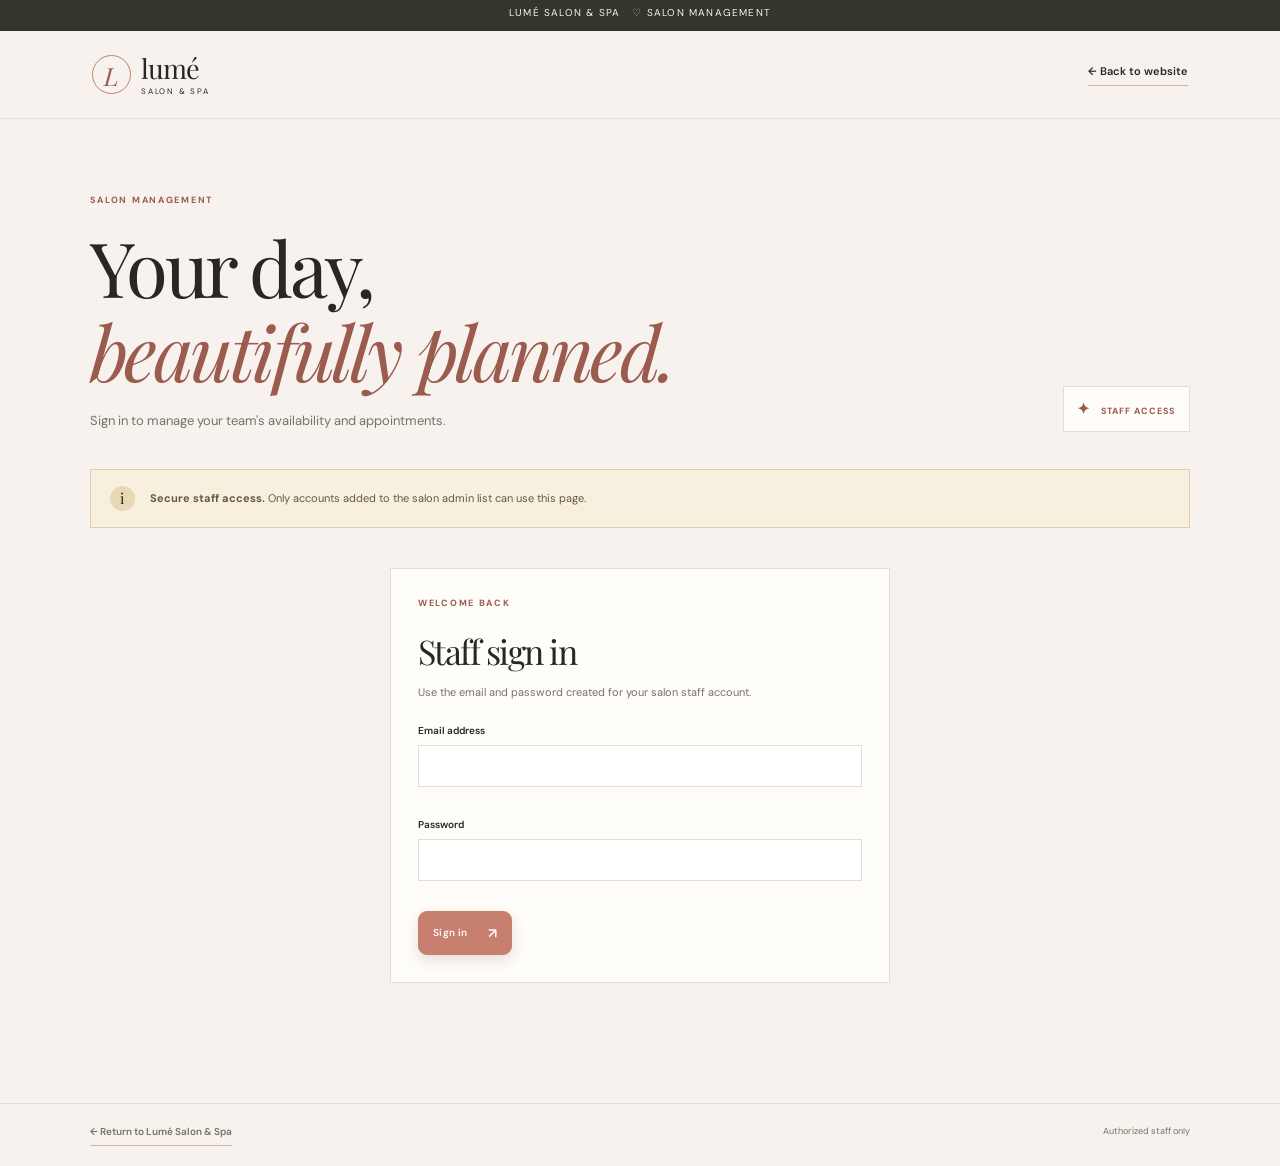
<file: lume_salon_website/admin-live.html>
<!DOCTYPE html>
<html lang="en">
<head>
  <meta charset="UTF-8">
  <meta name="viewport" content="width=device-width, initial-scale=1.0">
  <meta name="theme-color" content="#f7f2ed">
  <meta name="description" content="Secure Lumé Salon & Spa appointment and availability management.">
  <title>Salon Admin — Lumé Salon & Spa</title>
  <link rel="preconnect" href="https://fonts.googleapis.com">
  <link rel="preconnect" href="https://fonts.gstatic.com" crossorigin>
  <link href="https://fonts.googleapis.com/css2?family=DM+Sans:wght@400;500;600;700&family=Playfair+Display:wght@400;500;600;700&display=swap" rel="stylesheet">
  <link rel="stylesheet" href="css/styles.css">
  <link rel="stylesheet" href="css/admin.css">
  <link rel="stylesheet" href="css/admin-live.css">
  <script src="js/supabase-config.js" defer></script>
  <script src="js/admin-live.js" defer></script>
</head>
<body class="admin-page">
  <a class="skip-link" href="#main">Skip to content</a>
  <div class="announcement">Lumé salon & spa <span>♡</span> salon management</div>
  <header class="site-header admin-header">
    <a class="brand" href="index.html" aria-label="Lumé Salon and Spa home">
      <span class="brand-mark">L</span><span class="brand-name">lumé<span class="brand-sub">SALON & SPA</span></span>
    </a>
    <a class="text-link" href="index.html">← Back to website</a>
  </header>

  <main id="main" class="admin-main">
    <section class="admin-intro">
      <div>
        <p class="eyebrow">SALON MANAGEMENT</p>
        <h1>Your day,<br><em>beautifully planned.</em></h1>
        <p class="admin-lede">Sign in to manage your team's availability and appointments.</p>
      </div>
      <div class="demo-badge"><span aria-hidden="true">✦</span> STAFF ACCESS</div>
    </section>

    <aside class="demo-notice" aria-label="Setup notice">
      <span class="notice-icon" aria-hidden="true">i</span>
      <p id="setup-notice"><strong>Secure staff access.</strong> Only accounts added to the salon admin list can use this page.</p>
    </aside>

    <p class="admin-error" id="admin-error" role="alert" hidden></p>
    <p class="save-message" id="admin-message" role="status" aria-live="polite"></p>

    <section class="admin-card login-card" id="login-panel" aria-labelledby="login-heading">
      <p class="eyebrow">WELCOME BACK</p>
      <h2 id="login-heading">Staff sign in</h2>
      <p class="card-description">Use the email and password created for your salon staff account.</p>
      <form id="login-form" class="login-form">
        <div class="field"><label for="admin-email">Email address</label><input id="admin-email" name="email" type="email" autocomplete="username" required maxlength="254"></div>
        <div class="field"><label for="admin-password">Password</label><input id="admin-password" name="password" type="password" autocomplete="current-password" required maxlength="128"></div>
        <button class="button admin-primary" id="login-button" type="submit">Sign in <span aria-hidden="true">↗</span></button>
      </form>
    </section>

    <section id="dashboard-panel" hidden>
      <div class="admin-session-bar">
        <p>Signed in as <strong id="admin-user"></strong></p>
        <div><button class="reset-button" id="refresh-dashboard" type="button">Refresh</button><button class="reset-button" id="logout-button" type="button">Sign out</button></div>
      </div>

      <section class="admin-stats" aria-label="Appointment summary">
        <article class="stat-card"><span class="stat-icon" aria-hidden="true">✦</span><p>Upcoming appointments</p><strong id="stat-appointments">—</strong><span class="stat-note">Confirmed bookings</span></article>
        <article class="stat-card"><span class="stat-icon" aria-hidden="true">◷</span><p>Available stylists</p><strong id="stat-stylists">—</strong><span class="stat-note">Active salon staff</span></article>
        <article class="stat-card"><span class="stat-icon" aria-hidden="true">♡</span><p>Next appointment</p><strong id="stat-next">—</strong><span class="stat-note" id="stat-next-name">No upcoming appointments</span></article>
      </section>

      <div class="admin-grid">
        <section class="admin-card add-staff-card" aria-labelledby="add-staff-heading">
          <div class="card-heading"><div><p class="eyebrow">GROW YOUR TEAM</p><h2 id="add-staff-heading">Add a stylist</h2></div><span class="heading-sparkle" aria-hidden="true">✦</span></div>
          <p class="card-description">Add a staff profile and choose the services they can perform. You can customize their hours below.</p>
          <form id="add-staff-form" class="staff-form">
            <div class="field"><label for="new-staff-name">Stylist name</label><input id="new-staff-name" name="name" type="text" required maxlength="80" autocomplete="off" placeholder="e.g. Nia"></div>
            <fieldset class="staff-service-picker"><legend>Services they perform</legend><div id="staff-service-options" class="staff-service-options"></div></fieldset>
            <button class="button admin-primary" type="submit">Add stylist <span aria-hidden="true">↗</span></button>
          </form>
        </section>

        <section class="admin-card schedule-card" aria-labelledby="hours-heading">
          <div class="card-heading"><div><p class="eyebrow">YOUR REGULAR ROUTINE</p><h2 id="hours-heading">Weekly hours</h2></div><span class="heading-sparkle" aria-hidden="true">✳</span></div>
          <p class="card-description">Set the selected stylist's regular weekly availability.</p>
          <div class="field live-staff-picker"><label for="hours-staff">Stylist</label><select id="hours-staff"></select></div>
          <form id="hours-form" class="hours-list"></form>
          <button class="button admin-primary" type="submit" form="hours-form">Save weekly hours <span aria-hidden="true">↗</span></button>
        </section>

        <section class="admin-card date-card" aria-labelledby="date-heading">
          <div class="card-heading"><div><p class="eyebrow">A LITTLE FLEXIBILITY</p><h2 id="date-heading">Special dates</h2></div><span class="heading-sparkle" aria-hidden="true">✿</span></div>
          <p class="card-description">Add extra opening hours or close a stylist for a specific date.</p>
          <form id="date-form" class="date-form">
            <div class="field"><label for="date-staff">Stylist</label><select id="date-staff" name="staff" required></select></div>
            <div class="field"><label for="special-date">Date</label><input id="special-date" name="date" type="date" required></div>
            <div class="field"><label for="special-status">Availability</label><select id="special-status" name="status"><option value="open">Open for bookings</option><option value="closed">Closed all day</option></select></div>
            <div class="date-hours" id="date-hours"><div class="field"><label for="special-opens">Opens</label><input id="special-opens" name="opens" type="time" value="09:00"></div><div class="field"><label for="special-closes">Closes</label><input id="special-closes" name="closes" type="time" value="17:00"></div></div>
            <button class="button admin-primary date-submit" type="submit">Save special date <span aria-hidden="true">↗</span></button>
          </form>
          <div class="special-list-wrap"><h3>Upcoming changes</h3><ul class="special-list" id="special-list"></ul></div>
        </section>
      </div>

      <section class="admin-card appointments-card" aria-labelledby="appointments-heading">
        <div class="card-heading appointments-heading"><div><p class="eyebrow">THE CUSTOMER BOOK</p><h2 id="appointments-heading">Appointments</h2></div><span class="appointment-count" id="appointment-count">0 bookings</span></div>
        <p class="card-description">Confirmed bookings from the shared salon database.</p>
        <div class="table-scroll"><table class="appointment-table"><thead><tr><th scope="col">Guest</th><th scope="col">Service</th><th scope="col">Date & time</th><th scope="col">Stylist</th><th scope="col">Status</th><th scope="col"><span class="visually-hidden">Actions</span></th></tr></thead><tbody id="appointment-list"></tbody></table></div>
        <p class="empty-state" id="appointment-empty" hidden>No appointments to show.</p>
      </section>
      <p class="admin-footnote">Changes here update the shared booking database and customer availability immediately.</p>
    </section>
  </main>
  <footer class="admin-footer"><a class="text-link" href="index.html">← Return to Lumé Salon & Spa</a><span>Authorized staff only</span></footer>
</body>
</html>
</file>
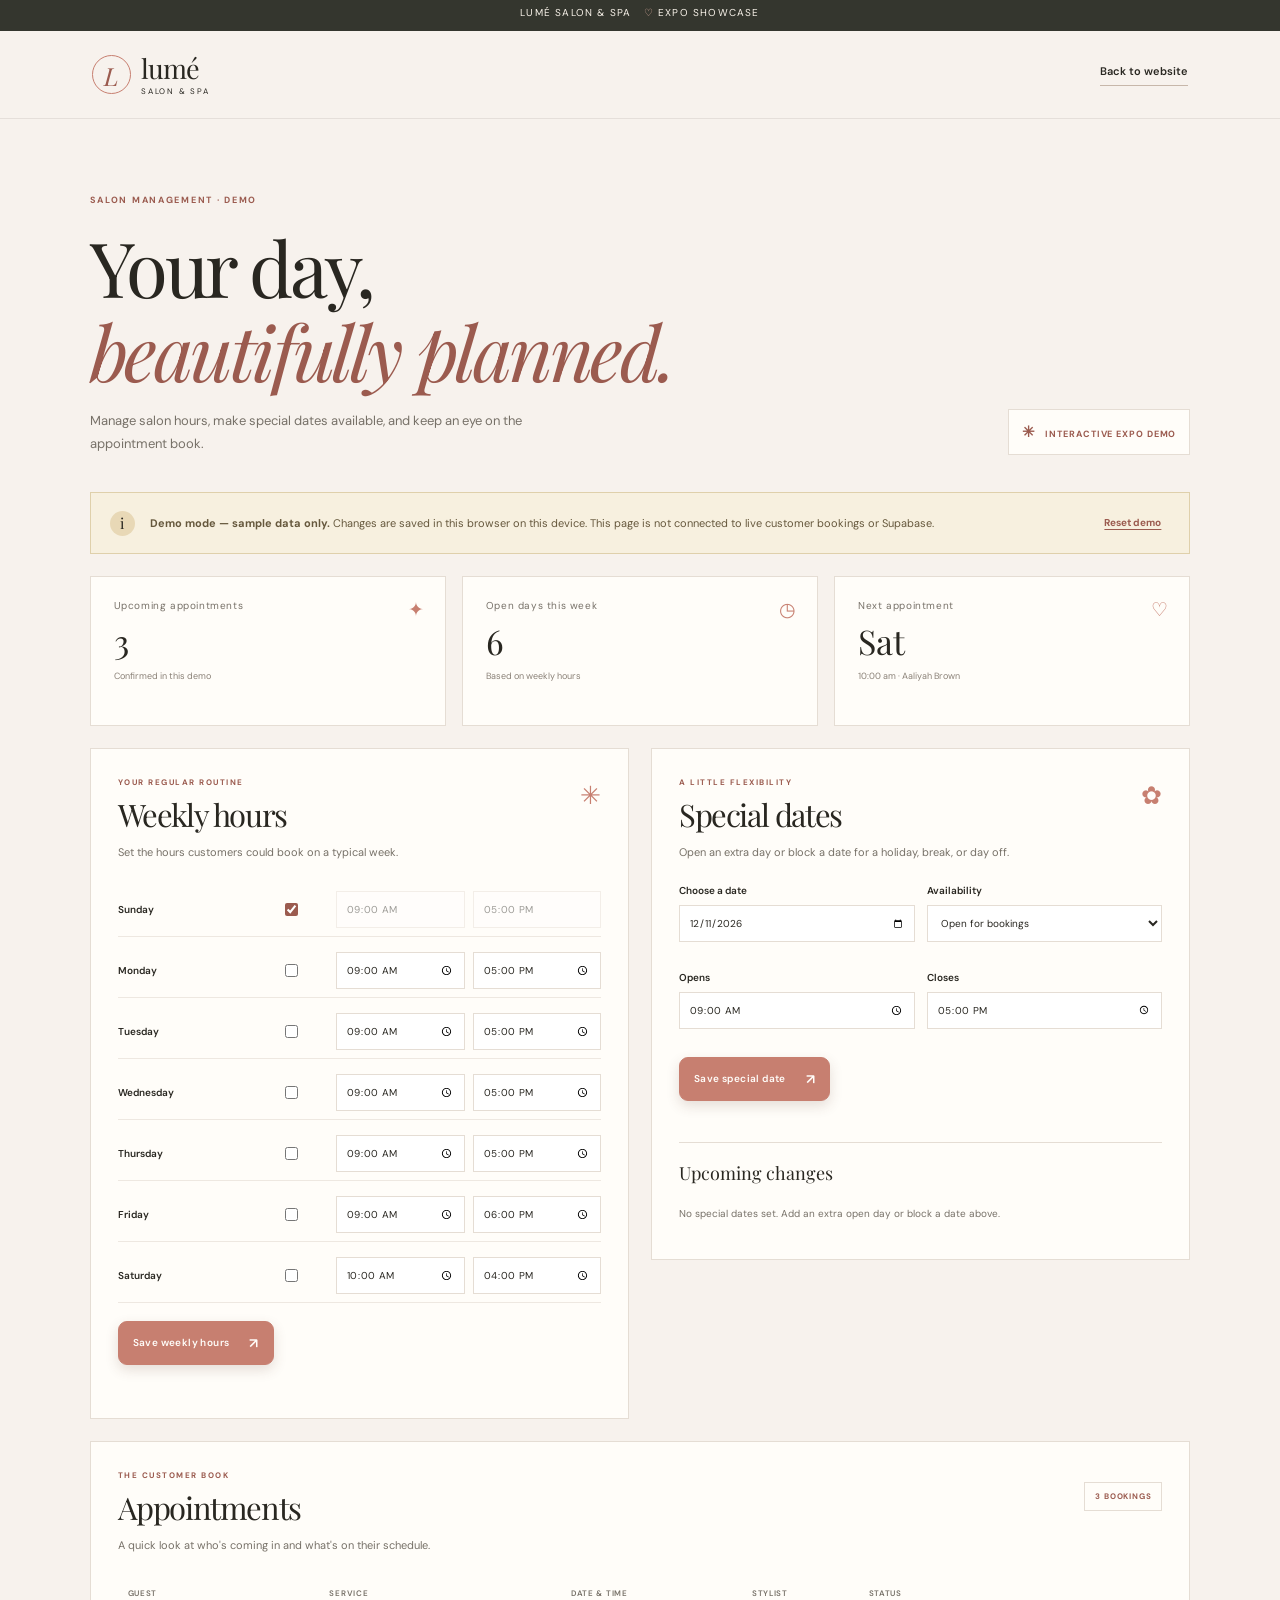
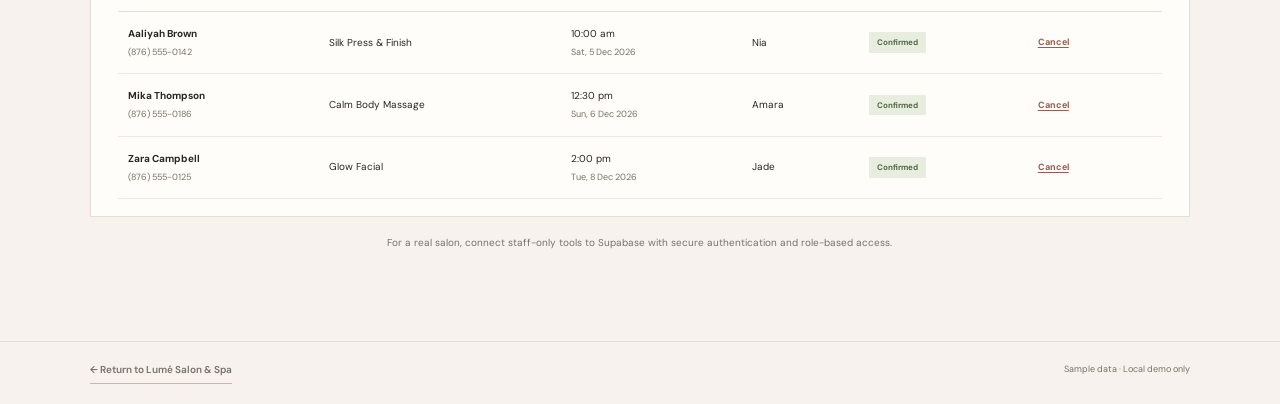
<file: lume_salon_website/admin.html>
<!DOCTYPE html>
<html lang="en">
<head>
  <meta charset="UTF-8">
  <meta name="viewport" content="width=device-width, initial-scale=1.0">
  <meta name="theme-color" content="#f7f2ed">
  <meta name="description" content="A local demo of the Lumé Salon & Spa booking admin dashboard.">
  <title>Admin Demo — Lumé Salon & Spa</title>
  <link rel="preconnect" href="https://fonts.googleapis.com">
  <link rel="preconnect" href="https://fonts.gstatic.com" crossorigin>
  <link href="https://fonts.googleapis.com/css2?family=DM+Sans:wght@400;500;600;700&family=Playfair+Display:wght@400;500;600;700&display=swap" rel="stylesheet">
  <link rel="stylesheet" href="css/styles.css">
  <link rel="stylesheet" href="css/admin.css">
  <script src="js/admin.js" defer></script>
</head>
<body class="admin-page">
  <a class="skip-link" href="#main">Skip to content</a>
  <div class="announcement">Lumé salon & spa <span>♡</span> expo showcase</div>
  <header class="site-header admin-header">
    <a class="brand" href="index.html" aria-label="Lumé Salon and Spa home">
      <span class="brand-mark">L</span><span class="brand-name">lumé<span class="brand-sub">SALON & SPA</span></span>
    </a>
    <a class="text-link" href="index.html"> Back to website</a>
  </header>

  <main id="main" class="admin-main">
    <section class="admin-intro">
      <div>
        <p class="eyebrow">SALON MANAGEMENT · DEMO</p>
        <h1>Your day,<br><em>beautifully planned.</em></h1>
        <p class="admin-lede">Manage salon hours, make special dates available, and keep an eye on the appointment book.</p>
      </div>
      <div class="demo-badge"><span aria-hidden="true">✳</span> INTERACTIVE EXPO DEMO</div>
    </section>

    <aside class="demo-notice" aria-label="Demo mode notice">
      <span class="notice-icon" aria-hidden="true">i</span>
      <p><strong>Demo mode — sample data only.</strong> Changes are saved in this browser on this device. This page is not connected to live customer bookings or Supabase.</p>
      <button id="reset-demo" class="reset-button" type="button">Reset demo</button>
    </aside>

    <p class="admin-error" id="admin-error" role="alert" hidden></p>

    <section class="admin-stats" aria-label="Appointment summary">
      <article class="stat-card"><span class="stat-icon" aria-hidden="true">✦</span><p>Upcoming appointments</p><strong id="stat-appointments">—</strong><span class="stat-note">Confirmed in this demo</span></article>
      <article class="stat-card"><span class="stat-icon" aria-hidden="true">◷</span><p>Open days this week</p><strong id="stat-open-days">—</strong><span class="stat-note">Based on weekly hours</span></article>
      <article class="stat-card"><span class="stat-icon" aria-hidden="true">♡</span><p>Next appointment</p><strong id="stat-next">—</strong><span class="stat-note" id="stat-next-name">No upcoming appointments</span></article>
    </section>

    <div class="admin-grid">
      <section class="admin-card schedule-card" aria-labelledby="hours-heading">
        <div class="card-heading">
          <div><p class="eyebrow">YOUR REGULAR ROUTINE</p><h2 id="hours-heading">Weekly hours</h2></div>
          <span class="heading-sparkle" aria-hidden="true">✳</span>
        </div>
        <p class="card-description">Set the hours customers could book on a typical week.</p>
        <form id="hours-form" class="hours-list"></form>
        <button class="button admin-primary" id="save-hours" type="submit" form="hours-form">Save weekly hours <span aria-hidden="true">↗</span></button>
        <p class="save-message" id="hours-message" role="status" aria-live="polite"></p>
      </section>

      <section class="admin-card date-card" aria-labelledby="date-heading">
        <div class="card-heading">
          <div><p class="eyebrow">A LITTLE FLEXIBILITY</p><h2 id="date-heading">Special dates</h2></div>
          <span class="heading-sparkle" aria-hidden="true">✿</span>
        </div>
        <p class="card-description">Open an extra day or block a date for a holiday, break, or day off.</p>
        <form id="date-form" class="date-form">
          <div class="field"><label for="special-date">Choose a date</label><input id="special-date" name="date" type="date" required></div>
          <div class="field"><label for="special-status">Availability</label><select id="special-status" name="status"><option value="open">Open for bookings</option><option value="closed">Closed all day</option></select></div>
          <div class="date-hours" id="date-hours">
            <div class="field"><label for="special-opens">Opens</label><input id="special-opens" name="opens" type="time" value="09:00"></div>
            <div class="field"><label for="special-closes">Closes</label><input id="special-closes" name="closes" type="time" value="17:00"></div>
          </div>
          <button class="button admin-primary date-submit" type="submit">Save special date <span aria-hidden="true">↗</span></button>
        </form>
        <p class="save-message" id="date-message" role="status" aria-live="polite"></p>
        <div class="special-list-wrap">
          <h3>Upcoming changes</h3>
          <ul class="special-list" id="special-list"></ul>
        </div>
      </section>
    </div>

    <section class="admin-card appointments-card" aria-labelledby="appointments-heading">
      <div class="card-heading appointments-heading">
        <div><p class="eyebrow">THE CUSTOMER BOOK</p><h2 id="appointments-heading">Appointments</h2></div>
        <span class="appointment-count" id="appointment-count">0 bookings</span>
      </div>
      <p class="card-description">A quick look at who's coming in and what's on their schedule.</p>
      <div class="table-scroll">
        <table class="appointment-table">
          <thead><tr><th scope="col">Guest</th><th scope="col">Service</th><th scope="col">Date & time</th><th scope="col">Stylist</th><th scope="col">Status</th><th scope="col"><span class="visually-hidden">Actions</span></th></tr></thead>
          <tbody id="appointment-list"></tbody>
        </table>
      </div>
      <p class="empty-state" id="appointment-empty" hidden>No sample appointments yet. Reset the demo to restore the sample booking list.</p>
    </section>

    <p class="admin-footnote">For a real salon, connect staff-only tools to Supabase with secure authentication and role-based access.</p>
  </main>

  <footer class="admin-footer"><a class="text-link" href="index.html">← Return to Lumé Salon & Spa</a><span>Sample data · Local demo only</span></footer>
</body>
</html>
</file>
<file: lume_salon_website/css/styles.css>
:root{--cream:#f7f2ed;--paper:#fffdf9;--ink:#292721;--muted:#777168;--rose:#c77f70;--rose-dark:#9b5b4f;--sage:#dfe3d5;--line:#e5ddd4;--serif:"Playfair Display",Georgia,serif;--sans:"DM Sans",Arial,sans-serif;--shadow:0 24px 70px rgba(53,39,30,.14)}*{box-sizing:border-box}html{scroll-behavior:smooth;scroll-padding-top:95px}body{margin:0;background:var(--cream);color:var(--ink);font-family:var(--sans);font-size:15px;line-height:1.6}body.modal-open{overflow:hidden}img{display:block;max-width:100%;width:100%;object-fit:cover}button,input,select,textarea{font:inherit}button,a{-webkit-tap-highlight-color:transparent}a{color:inherit;text-decoration:none}button{cursor:pointer}.skip-link{position:absolute;left:12px;top:-60px;background:var(--ink);color:#fff;padding:10px 14px;z-index:100}.skip-link:focus{top:12px}.announcement{min-height:31px;background:#34362e;color:#f9f3ea;text-align:center;padding:5px 15px;font-size:10px;letter-spacing:.12em;text-transform:uppercase}.announcement span{color:#e8b6a7;margin-left:8px}.site-header{height:88px;padding:0 7.2%;display:flex;align-items:center;justify-content:space-between;border-bottom:1px solid rgba(70,60,49,.1);background:var(--cream);position:sticky;top:0;z-index:20}.brand{display:flex;align-items:center;gap:10px}.brand-mark{width:39px;height:39px;border:1px solid var(--rose);border-radius:50%;display:grid;place-items:center;font-family:var(--serif);font-size:25px;font-style:italic;color:var(--rose-dark)}.brand-name{font-family:var(--serif);font-size:27px;line-height:1;letter-spacing:-.04em}.brand-sub{display:block;font-family:var(--sans);font-size:8px;letter-spacing:.22em;margin-top:5px;text-align:center}.nav{display:flex;align-items:center;gap:34px;font-size:12px}.nav>a{transition:color .2s}.nav>a:hover,.footer-links a:hover{color:var(--rose-dark)}.button{border:1px solid var(--rose);background:var(--rose);color:#fffdf9;padding:15px 22px;min-height:49px;display:inline-flex;align-items:center;justify-content:center;gap:20px;font-size:11px;font-weight:600;letter-spacing:.04em;transition:background .2s,color .2s,transform .2s}.button:hover{background:var(--rose-dark);border-color:var(--rose-dark);transform:translateY(-1px)}.button span{font-size:16px}.button-small{padding:12px 16px;min-height:41px}.menu-toggle{display:none;background:none;border:0}.hero{padding:48px 7.2% 0;display:grid;grid-template-columns:.9fr 1.1fr;column-gap:5.8%;position:relative}.hero-copy{padding:65px 0 70px;align-self:center}.eyebrow{display:flex;align-items:center;gap:10px;font-size:9px;font-weight:700;letter-spacing:.19em;color:var(--rose-dark);margin:0 0 23px}.eyebrow-line{width:26px;height:1px;background:var(--rose)}h1,h2,h3,p{margin-top:0}h1,h2{font-family:var(--serif);font-weight:400;letter-spacing:-.045em;line-height:1.1}h1{font-size:clamp(52px,6.1vw,88px);margin:0 0 24px}h1 em,h2 em{font-weight:400;color:var(--rose-dark)}.hero-text{max-width:365px;color:var(--muted);font-size:14px;line-height:1.9;margin-bottom:28px}.hero-actions{display:flex;align-items:center;gap:25px;flex-wrap:wrap}.text-link{font-size:11px;font-weight:600;border-bottom:1px solid #c7b7aa;padding-bottom:5px}.text-link span{margin-left:7px;color:var(--rose-dark)}.hero-note{display:flex;align-items:center;gap:13px;margin-top:54px}.avatar-stack{display:flex;align-items:center}.avatar-stack span{width:29px;height:29px;border:1px solid var(--cream);border-radius:50%;background:var(--sage);display:grid;place-items:center;color:var(--rose-dark);font-size:12px;margin-left:-6px}.avatar-stack span:first-child{margin-left:0;background:#e8d4c5}.avatar-stack span:last-child{background:#d8b5a6}.hero-note p{font-size:10px;line-height:1.6;margin:0}.hero-note strong{font-size:11px}.hero-note p span{color:var(--muted)}.hero-visual{position:relative;min-height:590px;height:min(67vw,730px);max-height:730px;align-self:stretch}.hero-visual>img{height:100%;object-position:center;border-radius:48% 48% 0 0}.hero-stamp{position:absolute;left:-40px;top:20%;width:116px;height:116px;border-radius:50%;background:var(--sage);display:flex;align-items:center;justify-content:center;flex-direction:column;line-height:1.15;transform:rotate(-12deg);box-shadow:0 10px 28px #3a30221a}.hero-stamp span{font-size:8px;letter-spacing:.2em}.hero-stamp strong{font-family:var(--serif);font-size:28px;font-weight:400;font-style:italic}.hero-stamp i{position:absolute;right:10px;bottom:12px;color:var(--rose-dark);font-style:normal;font-size:18px}.image-caption{position:absolute;bottom:24px;left:24px;right:24px;display:flex;justify-content:space-between;color:white;font-size:8px;letter-spacing:.13em;text-shadow:0 1px 8px #0008}.hero-bottom{grid-column:1/-1;display:flex;justify-content:space-between;align-items:center;border-top:1px solid var(--line);padding:19px 0 21px;font-size:8px;letter-spacing:.15em;color:var(--muted)}.scroll-cue{color:var(--rose-dark)}.section-pad{padding:110px 10%}.intro{background:var(--paper);display:grid;grid-template-columns:1fr 2.2fr .3fr;gap:30px;align-items:start;position:relative;overflow:hidden}.intro-label{display:flex;align-items:center;gap:14px;font-size:9px;letter-spacing:.15em;color:var(--muted);padding-top:11px}.section-number{font-family:var(--serif);font-size:17px;color:var(--rose-dark)}.intro h2{font-size:clamp(34px,4.3vw,57px);margin-bottom:24px}.intro-content>p{max-width:530px;color:var(--muted);font-size:13px;line-height:2;margin-bottom:25px}.intro-flower{font-size:58px;color:#d7b3a3;align-self:center;justify-self:center}.services{padding-top:112px;padding-bottom:120px}.section-heading{display:flex;justify-content:space-between;align-items:end;gap:30px}.section-heading h2,.ritual h2{font-size:clamp(40px,4.5vw,61px);margin-bottom:0}.section-heading>p{max-width:315px;color:var(--muted);font-size:12px;line-height:1.9;margin:0 0 5px}.service-controls{display:flex;gap:25px;border-bottom:1px solid var(--line);margin-top:46px;margin-bottom:29px;overflow:auto}.filter-button{background:none;border:0;border-bottom:2px solid transparent;padding:0 0 15px;color:#81796f;white-space:nowrap;font-size:11px}.filter-button span{font-size:9px;color:#a49a90;margin-left:7px}.filter-button.active{border-color:var(--rose);color:var(--ink);font-weight:700}.service-grid{display:grid;grid-template-columns:repeat(3,minmax(0,1fr));gap:34px 22px}.service-card{min-width:0}.service-image-wrap{position:relative;aspect-ratio:4/4.5;overflow:hidden;background:#e5d8cd}.service-image{height:100%;transition:transform .55s}.service-card:hover .service-image{transform:scale(1.04)}.service-tag{position:absolute;left:13px;top:13px;background:var(--paper);padding:6px 9px;font-size:8px;letter-spacing:.12em;text-transform:uppercase}.service-card-body{padding:17px 2px 0}.service-meta{display:flex;justify-content:space-between;gap:12px;color:var(--muted);font-size:9px;letter-spacing:.04em;margin-bottom:8px}.service-card h3{font-family:var(--serif);font-size:23px;font-weight:400;letter-spacing:-.02em;margin:0 0 8px}.service-card p{font-size:11px;color:var(--muted);line-height:1.8;min-height:40px;margin-bottom:15px}.service-card-bottom{display:flex;justify-content:space-between;align-items:center;border-top:1px solid var(--line);padding-top:12px}.price{font-size:12px;font-weight:700}.card-book{border:0;background:none;padding:5px 0;font-size:10px;font-weight:700;color:var(--rose-dark)}.card-book span{font-size:16px;margin-left:7px}.catalog-note{font-size:10px;color:var(--muted);margin:28px 0 0}.loading-message{color:var(--muted);font-size:13px}.quote-band{display:grid;grid-template-columns:1fr 1fr;background:#34362e;color:#f9f4ec;min-height:550px}.quote-image{min-height:450px}.quote-image img{height:100%;max-height:680px}.quote-content{padding:75px clamp(35px,8vw,115px);align-self:center}.quote-mark{font-family:var(--serif);font-size:76px;line-height:.7;color:#d9a092}.quote-content .eyebrow{color:#e1b0a2;margin-top:16px}.quote-content h2{font-size:clamp(38px,4.4vw,60px);margin-bottom:20px}.quote-content h2 em{color:#e4b5a7}.quote-content>p:not(.eyebrow){font-size:12px;line-height:2;color:#d0c9bd;max-width:400px;margin-bottom:28px}.button-light{background:transparent;border-color:#bca79b;color:#fff}.button-light:hover{background:#fff;color:var(--ink);border-color:#fff}.ritual{background:var(--paper)}.ritual-heading{text-align:center}.ritual-heading .eyebrow{justify-content:center}.ritual-steps{display:grid;grid-template-columns:repeat(3,1fr);gap:42px;margin-top:70px}.ritual-steps>div{border-top:1px solid var(--line);padding-top:19px}.ritual-steps span{font-family:var(--serif);font-size:18px;color:var(--rose-dark)}.ritual-steps h3{font-family:var(--serif);font-size:22px;font-weight:400;margin:17px 0 10px}.ritual-steps p{font-size:11px;color:var(--muted);line-height:1.9;max-width:270px;margin-bottom:0}.final-cta{text-align:center;padding:100px 20px 110px;background:#e8e4d9;position:relative;overflow:hidden}.cta-flower{font-size:45px;color:var(--rose-dark);margin-bottom:15px}.final-cta .eyebrow{justify-content:center;margin-bottom:17px}.final-cta h2{font-size:clamp(47px,6vw,76px);margin-bottom:28px}.cta-small{font-size:10px;color:var(--muted);margin:17px 0 0}.footer{padding:44px 7.2% 20px;background:var(--cream)}.footer-brand .brand-mark{width:34px;height:34px;font-size:21px}.footer-brand .brand-name{font-size:23px}.footer>p{font-size:11px;color:var(--muted);margin:19px 0 20px}.footer-links{display:flex;gap:23px;font-size:10px}.footer-links button{border:0;padding:0;background:none;font-size:10px;color:var(--ink)}.footer-bottom{border-top:1px solid var(--line);margin-top:35px;padding-top:16px;display:flex;justify-content:space-between;gap:12px;color:var(--muted);font-size:9px}.footer-bottom span:nth-child(2){color:var(--rose-dark)}.modal{position:fixed;inset:0;z-index:50;display:none;align-items:stretch;justify-content:flex-end}.modal.is-open{display:flex}.modal-backdrop{position:absolute;inset:0;background:rgba(31,29,25,.58);backdrop-filter:blur(3px)}.booking-panel{position:relative;background:var(--paper);width:min(100%,570px);height:100%;overflow-y:auto;padding:48px clamp(25px,5vw,58px) 35px;box-shadow:var(--shadow);animation:slide-in .25s ease-out}.modal-close{position:absolute;right:25px;top:20px;border:1px solid var(--line);background:transparent;border-radius:50%;width:38px;height:38px;font-size:24px;color:var(--ink)}.booking-panel .eyebrow{margin-top:12px;margin-bottom:16px}.booking-panel h2{font-size:clamp(38px,5vw,54px);margin-bottom:15px}.form-intro{font-size:11px;color:var(--muted);line-height:1.9;margin-bottom:25px;max-width:400px}.form-row{display:grid;grid-template-columns:1fr 1fr;gap:14px}.field{display:flex;flex-direction:column;gap:7px;margin-bottom:15px}.field label{font-size:10px;font-weight:700}.field label span{color:var(--rose-dark)}.field label .optional{font-weight:400;color:var(--muted)}.field input,.field select,.field textarea{width:100%;border:1px solid #ded5ca;background:#fffdfa;padding:12px 12px;min-height:44px;border-radius:0;color:var(--ink);font-size:11px;outline:none}.field textarea{resize:vertical}.field input:focus,.field select:focus,.field textarea:focus{border-color:var(--rose);box-shadow:0 0 0 2px #c77f7020}.field input::placeholder,.field textarea::placeholder{color:#aaa096}.submit-booking{width:100%;margin-top:4px}.privacy-note{font-size:9px;color:var(--muted);line-height:1.7;text-align:center;margin:13px 0 0}.form-error{font-size:11px;color:#a3332c;background:#f9e8e4;padding:10px;margin-bottom:12px}.toast{position:fixed;bottom:22px;left:50%;transform:translate(-50%,20px);opacity:0;pointer-events:none;z-index:70;background:#34362e;color:white;padding:12px 18px;font-size:11px;box-shadow:var(--shadow);transition:opacity .2s,transform .2s;max-width:calc(100% - 30px)}.toast.show{opacity:1;transform:translate(-50%,0)}@keyframes slide-in{from{transform:translateX(30px);opacity:.7}to{transform:translateX(0);opacity:1}}@media(max-width:900px){.site-header{padding:0 5%;height:78px}.nav{gap:18px}.hero{padding-left:5%;padding-right:5%;column-gap:5%}.hero-visual{min-height:500px}.hero-copy{padding:40px 0}.section-pad{padding:85px 7%}.intro{grid-template-columns:1fr 2.5fr .2fr}.service-grid{gap:30px 17px}.service-card h3{font-size:21px}.quote-content{padding:55px 7%}}@media(max-width:680px){.announcement{font-size:8px}.site-header{height:72px}.brand-mark{width:34px;height:34px}.brand-name{font-size:24px}.menu-toggle{display:flex;flex-direction:column;gap:6px;padding:10px}.menu-toggle span{width:23px;height:1px;background:var(--ink)}.nav{display:none;position:absolute;top:71px;left:0;right:0;background:var(--paper);padding:22px 6% 26px;box-shadow:0 15px 25px #0000000d;align-items:stretch;gap:18px;flex-direction:column}.nav.is-open{display:flex}.nav-book{align-self:flex-start}.hero{display:flex;flex-direction:column;padding:26px 6% 0}.hero-copy{padding:34px 0 30px}.hero h1{font-size:clamp(53px,13vw,76px)}.hero-text{font-size:13px;max-width:330px}.hero-note{margin-top:32px}.hero-visual{height:115vw;min-height:380px;max-height:560px;margin:10px 5% 0 10%}.hero-stamp{left:-35px;top:17%;width:92px;height:92px}.hero-stamp strong{font-size:23px}.image-caption{left:13px;right:13px;bottom:15px;font-size:7px}.hero-bottom{margin-top:27px;font-size:7px;letter-spacing:.08em}.hero-bottom>span:last-child{display:none}.section-pad{padding:72px 6%}.intro{display:block}.intro-label{margin-bottom:30px}.intro h2{font-size:clamp(34px,9vw,48px)}.intro-flower{position:absolute;right:6%;bottom:25px;font-size:37px}.intro-content{padding-bottom:25px}.section-heading{display:block}.section-heading h2,.ritual h2{font-size:clamp(40px,10vw,54px)}.section-heading>p{margin-top:20px;max-width:360px}.service-controls{gap:20px;margin-top:35px}.service-grid{grid-template-columns:repeat(2,minmax(0,1fr));gap:27px 13px}.service-image-wrap{aspect-ratio:3/4}.service-card h3{font-size:19px}.service-card p{font-size:10px;min-height:58px}.service-meta{font-size:8px;flex-wrap:wrap}.service-tag{left:8px;top:8px;font-size:7px}.price{font-size:10px}.card-book{font-size:9px}.catalog-note{line-height:1.8}.quote-band{grid-template-columns:1fr}.quote-image{min-height:300px;height:70vw;max-height:430px}.quote-content{padding:48px 8% 55px}.quote-content h2{font-size:clamp(39px,10vw,54px)}.ritual-steps{grid-template-columns:1fr;gap:26px;margin-top:45px}.ritual-steps>div{display:grid;grid-template-columns:38px 1fr;column-gap:10px}.ritual-steps>div>span{grid-row:span 2}.ritual-steps h3{margin:0 0 7px;font-size:21px}.ritual-steps p{max-width:none}.final-cta{padding:75px 20px 80px}.footer{padding:35px 6% 18px}.footer-bottom{flex-wrap:wrap}.footer-bottom span:nth-child(2){display:none}.booking-panel{padding:45px 22px 28px}.booking-panel h2{font-size:42px}.form-row{gap:10px}.field input,.field select,.field textarea{padding:10px;font-size:11px}}@media(max-width:380px){.service-grid{grid-template-columns:1fr}.service-image-wrap{aspect-ratio:4/3}.service-card p{min-height:0}.hero-actions{gap:16px}.button{padding:13px 15px}.form-row{grid-template-columns:1fr;gap:0}.footer-bottom{font-size:8px}}@media(prefers-reduced-motion:reduce){*,*::before,*::after{scroll-behavior:auto!important;animation-duration:.01ms!important;animation-iteration-count:1!important;transition-duration:.01ms!important}}
</file>
<file: lume_salon_website/css/admin.css>
.admin-page {
  min-height: 100vh;
  background: var(--cream);
}

.admin-header {
  position: static;
}

.admin-main {
  width: min(1120px, 86%);
  margin: 0 auto;
  padding: 74px 0 90px;
}

.admin-intro {
  display: flex;
  align-items: end;
  justify-content: space-between;
  gap: 30px;
  margin-bottom: 37px;
}

.admin-intro .eyebrow {
  margin-bottom: 18px;
}

.admin-intro h1 {
  font-size: clamp(48px, 6vw, 76px);
  margin-bottom: 16px;
}

.admin-lede,
.card-description {
  color: var(--muted);
  font-size: 13px;
  line-height: 1.8;
}

.admin-lede {
  max-width: 490px;
  margin: 0;
}

.demo-badge,
.appointment-count {
  border: 1px solid var(--line);
  background: var(--paper);
  padding: 10px 13px;
  color: var(--rose-dark);
  font-size: 9px;
  font-weight: 700;
  letter-spacing: .1em;
  white-space: nowrap;
}

.demo-badge span {
  margin-right: 7px;
  font-size: 15px;
}

.demo-notice {
  display: flex;
  align-items: center;
  gap: 15px;
  padding: 16px 19px;
  border: 1px solid #dfd0ab;
  background: #f7f0df;
  margin-bottom: 22px;
}

.notice-icon {
  width: 25px;
  height: 25px;
  flex: 0 0 auto;
  display: grid;
  place-items: center;
  border-radius: 50%;
  background: #e8d8b6;
  font-family: var(--serif);
}

.demo-notice p {
  flex: 1;
  margin: 0;
  color: #66583d;
  font-size: 11px;
  line-height: 1.7;
}

.reset-button {
  border: 0;
  background: none;
  color: var(--rose-dark);
  font-size: 10px;
  font-weight: 700;
  text-decoration: underline;
  text-underline-offset: 3px;
}

.admin-error:not([hidden]) {
  padding: 12px 14px;
  border-left: 3px solid #9b5b4f;
  background: #f5e8e3;
  color: #743e36;
  font-size: 12px;
}

.admin-stats {
  display: grid;
  grid-template-columns: repeat(3, minmax(0, 1fr));
  gap: 16px;
  margin-bottom: 22px;
}

.stat-card,
.admin-card {
  border: 1px solid var(--line);
  background: var(--paper);
}

.stat-card {
  min-height: 150px;
  padding: 21px 23px;
  position: relative;
}

.stat-card p {
  margin: 0 0 9px;
  color: var(--muted);
  font-size: 10px;
  letter-spacing: .06em;
}

.stat-card strong {
  display: block;
  font-family: var(--serif);
  font-size: 34px;
  font-weight: 400;
  line-height: 1.1;
}

.stat-note {
  display: block;
  margin-top: 8px;
  color: #8a8177;
  font-size: 9px;
}

.stat-icon {
  position: absolute;
  right: 21px;
  top: 18px;
  color: var(--rose);
  font-size: 19px;
}

.admin-grid {
  display: grid;
  grid-template-columns: 1fr 1fr;
  gap: 22px;
  align-items: start;
  margin-bottom: 22px;
}

.admin-card {
  padding: 27px;
}

.card-heading {
  display: flex;
  justify-content: space-between;
  align-items: start;
  gap: 16px;
}

.card-heading .eyebrow {
  margin-bottom: 8px;
  font-size: 8px;
}

.card-heading h2 {
  margin: 0;
  font-size: 31px;
}

.heading-sparkle {
  color: var(--rose);
  font-size: 25px;
}

.card-description {
  margin: 12px 0 20px;
  font-size: 11px;
}

.hours-list {
  display: grid;
  gap: 7px;
  margin-bottom: 18px;
}

.hours-row {
  display: grid;
  grid-template-columns: minmax(74px, 1fr) 74px minmax(94px, 1fr) minmax(94px, 1fr);
  gap: 8px;
  align-items: center;
  padding: 8px 0;
  border-bottom: 1px solid #eee8e1;
  font-size: 10px;
}

.hours-row label {
  font-weight: 600;
}

.hours-row input[type="time"],
.date-form input,
.date-form select {
  width: 100%;
  min-width: 0;
  min-height: 37px;
  padding: 7px 9px;
  border: 1px solid var(--line);
  background: #fff;
  color: var(--ink);
  font-size: 10px;
}

.hours-row input[type="time"]:disabled {
  opacity: .45;
}

.hours-row .closed-label {
  display: flex;
  align-items: center;
  gap: 5px;
  color: var(--muted);
  font-size: 9px;
}

.hours-row input[type="checkbox"] {
  accent-color: var(--rose-dark);
}

.admin-primary {
  min-height: 42px;
  padding: 10px 14px;
  border-radius: 9px;
  box-shadow: 0 5px 13px rgba(92, 54, 43, .16);
  font-size: 10px;
}

.admin-primary:hover {
  box-shadow: 0 8px 17px rgba(92, 54, 43, .2);
}

.admin-primary span {
  font-size: 14px;
}

.save-message {
  min-height: 18px;
  margin: 8px 0 0;
  color: #55724c;
  font-size: 10px;
}

.date-form {
  display: grid;
  grid-template-columns: 1fr 1fr;
  gap: 13px 12px;
}

.date-form .field {
  display: grid;
  gap: 6px;
}

.date-form .field label {
  font-size: 10px;
  font-weight: 600;
}

.date-hours {
  grid-column: 1 / -1;
  display: grid;
  grid-template-columns: 1fr 1fr;
  gap: 12px;
}

.date-hours[hidden] {
  display: none;
}

.date-submit {
  grid-column: 1 / -1;
  justify-self: start;
}

.special-list-wrap {
  border-top: 1px solid var(--line);
  margin-top: 15px;
  padding-top: 16px;
}

.special-list-wrap h3 {
  margin: 0 0 8px;
  font-family: var(--serif);
  font-size: 18px;
  font-weight: 400;
}

.special-list {
  display: grid;
  gap: 8px;
  list-style: none;
  margin: 0;
  padding: 0;
}

.special-item {
  display: flex;
  align-items: center;
  justify-content: space-between;
  gap: 12px;
  border-bottom: 1px solid #eee8e1;
  padding: 8px 0;
  font-size: 10px;
}

.special-date-label {
  display: block;
  font-weight: 700;
}

.special-hours-label {
  display: block;
  margin-top: 3px;
  color: var(--muted);
  font-size: 9px;
}

.status-pill {
  display: inline-flex;
  align-items: center;
  padding: 4px 8px;
  background: #e7eddf;
  color: #526a45;
  font-size: 8px;
  font-weight: 700;
  white-space: nowrap;
}

.status-pill.closed,
.status-pill.cancelled {
  background: #f1e5e1;
  color: #90594e;
}

.remove-special,
.cancel-booking {
  border: 0;
  background: transparent;
  color: var(--rose-dark);
  font-size: 9px;
  font-weight: 700;
  text-decoration: underline;
  text-underline-offset: 2px;
  white-space: nowrap;
}

.empty-special {
  padding: 10px 0;
  color: var(--muted);
  font-size: 10px;
}

.appointments-card {
  padding-bottom: 17px;
}

.appointments-heading {
  align-items: center;
}

.appointment-count {
  padding: 7px 10px;
  font-size: 8px;
  text-transform: uppercase;
}

.table-scroll {
  width: 100%;
  overflow-x: auto;
}

.appointment-table {
  width: 100%;
  border-collapse: collapse;
  text-align: left;
}

.appointment-table th {
  padding: 11px 10px;
  border-bottom: 1px solid var(--line);
  color: var(--muted);
  font-size: 8px;
  font-weight: 600;
  letter-spacing: .09em;
  text-transform: uppercase;
  white-space: nowrap;
}

.appointment-table td {
  padding: 14px 10px;
  border-bottom: 1px solid #eee8e1;
  font-size: 10px;
  white-space: nowrap;
}

.guest-name {
  font-weight: 700;
}

.guest-phone,
.appointment-date {
  display: block;
  margin-top: 3px;
  color: var(--muted);
  font-size: 9px;
}

.empty-state {
  padding: 20px 10px;
  color: var(--muted);
  font-size: 11px;
}

.admin-footnote {
  margin: 18px 0 0;
  color: var(--muted);
  font-size: 10px;
  text-align: center;
}

.admin-footer {
  display: flex;
  justify-content: space-between;
  gap: 20px;
  padding: 20px 7%;
  border-top: 1px solid var(--line);
  color: var(--muted);
  font-size: 9px;
}

.admin-footer .text-link {
  font-size: 10px;
}

.visually-hidden {
  position: absolute;
  width: 1px;
  height: 1px;
  overflow: hidden;
  clip: rect(0, 0, 0, 0);
  white-space: nowrap;
  clip-path: inset(50%);
}

.staff-form {
  display: grid;
  gap: 13px;
}

.staff-form > .field {
  display: grid;
  gap: 6px;
}

.staff-form > .field label,
.staff-service-picker legend {
  font-size: 10px;
  font-weight: 600;
}

.staff-form > .field input {
  width: 100%;
  min-height: 39px;
  padding: 8px 10px;
  border: 1px solid var(--line);
  background: white;
  color: var(--ink);
  font: inherit;
  font-size: 11px;
}

.staff-service-picker {
  min-width: 0;
  margin: 0;
  padding: 0;
  border: 0;
}

.staff-service-picker legend {
  margin-bottom: 7px;
}

.staff-service-options {
  display: grid;
  grid-template-columns: repeat(2, minmax(0, 1fr));
  gap: 6px;
  max-height: 220px;
  overflow-y: auto;
  padding: 8px;
  border: 1px solid var(--line);
  background: #fff;
}

.staff-service-option {
  display: flex;
  align-items: center;
  gap: 7px;
  min-width: 0;
  padding: 7px;
  border: 1px solid transparent;
  border-radius: 7px;
  cursor: pointer;
}

.staff-service-option:has(input:checked) {
  border-color: rgba(155, 91, 79, .35);
  background: #f8eee9;
}

.staff-service-option input {
  flex: 0 0 auto;
  accent-color: var(--rose-dark);
}

.staff-service-option .staff-service-copy {
  min-width: 0;
}

.reset-button,
.remove-special,
.cancel-booking {
  border-radius: 7px;
  padding: 6px 9px;
  transition: background .2s, color .2s, box-shadow .2s;
}

.reset-button:hover,
.remove-special:hover,
.cancel-booking:hover {
  background: #f7eee9;
  box-shadow: 0 3px 9px rgba(53, 39, 30, .1);
}

@media (max-width: 800px) {
  .admin-main {
    width: min(100% - 36px, 620px);
    padding-top: 52px;
  }

  .admin-grid {
    grid-template-columns: 1fr;
  }

  .hours-row {
    grid-template-columns: minmax(65px, 1fr) 68px minmax(86px, 1fr) minmax(86px, 1fr);
  }
}

@media (max-width: 560px) {
  .admin-header {
    height: 74px;
    padding: 0 18px;
  }

  .admin-header > .text-link {
    font-size: 9px;
  }

  .admin-intro {
    display: block;
  }

  .demo-badge {
    display: inline-block;
    margin-top: 22px;
  }

  .demo-notice {
    align-items: start;
    flex-wrap: wrap;
  }

  .demo-notice p {
    flex-basis: calc(100% - 45px);
  }

  .reset-button {
    margin-left: 40px;
  }

  .admin-stats {
    grid-template-columns: 1fr;
    gap: 10px;
  }

  .stat-card {
    min-height: 120px;
    padding: 17px 19px;
  }

  .admin-card {
    padding: 20px 16px;
  }

  .hours-row {
    grid-template-columns: minmax(67px, 1fr) 65px minmax(75px, 1fr) minmax(75px, 1fr);
    gap: 5px;
    font-size: 9px;
  }

  .hours-row input[type="time"] {
    padding: 6px 4px;
    font-size: 9px;
  }

  .hours-row .closed-label {
    font-size: 8px;
  }

  .appointment-table {
    min-width: 690px;
  }

  .admin-footer {
    padding: 17px 18px;
  }
}
</file>
<file: lume_salon_website/css/admin-live.css>
.login-card {
  max-width: 500px;
  margin: 0 auto 30px;
}

.login-card h2 {
  margin-bottom: 0;
  font-size: 34px;
}

.login-form {
  display: grid;
  gap: 15px;
}

.login-form .field,
.live-staff-picker {
  display: grid;
  gap: 6px;
}

.login-form label,
.live-staff-picker label {
  font-size: 10px;
  font-weight: 600;
}

.login-form input,
.live-staff-picker select,
.date-form select {
  width: 100%;
  min-height: 42px;
  padding: 9px 11px;
  border: 1px solid var(--line);
  background: white;
  color: var(--ink);
  font: inherit;
  font-size: 12px;
}

.login-form .button {
  justify-self: start;
}

.login-card[hidden],
#dashboard-panel[hidden] {
  display: none;
}

.admin-session-bar {
  display: flex;
  justify-content: space-between;
  align-items: center;
  gap: 15px;
  margin-bottom: 16px;
  padding: 12px 16px;
  border: 1px solid var(--line);
  background: var(--paper);
}

.admin-session-bar p {
  margin: 0;
  color: var(--muted);
  font-size: 10px;
}

.admin-session-bar strong {
  color: var(--ink);
}

.admin-session-bar > div {
  display: flex;
  gap: 16px;
}

.live-staff-picker {
  margin-bottom: 14px;
}

.date-form select {
  min-height: 37px;
  padding: 7px 9px;
  font-size: 10px;
}

.admin-main > .save-message:not(:empty) {
  max-width: 500px;
  margin: -12px auto 14px;
  text-align: center;
}

@media (max-width: 560px) {
  .admin-session-bar {
    align-items: start;
  }

  .admin-session-bar > div {
    gap: 10px;
  }
}
</file>
